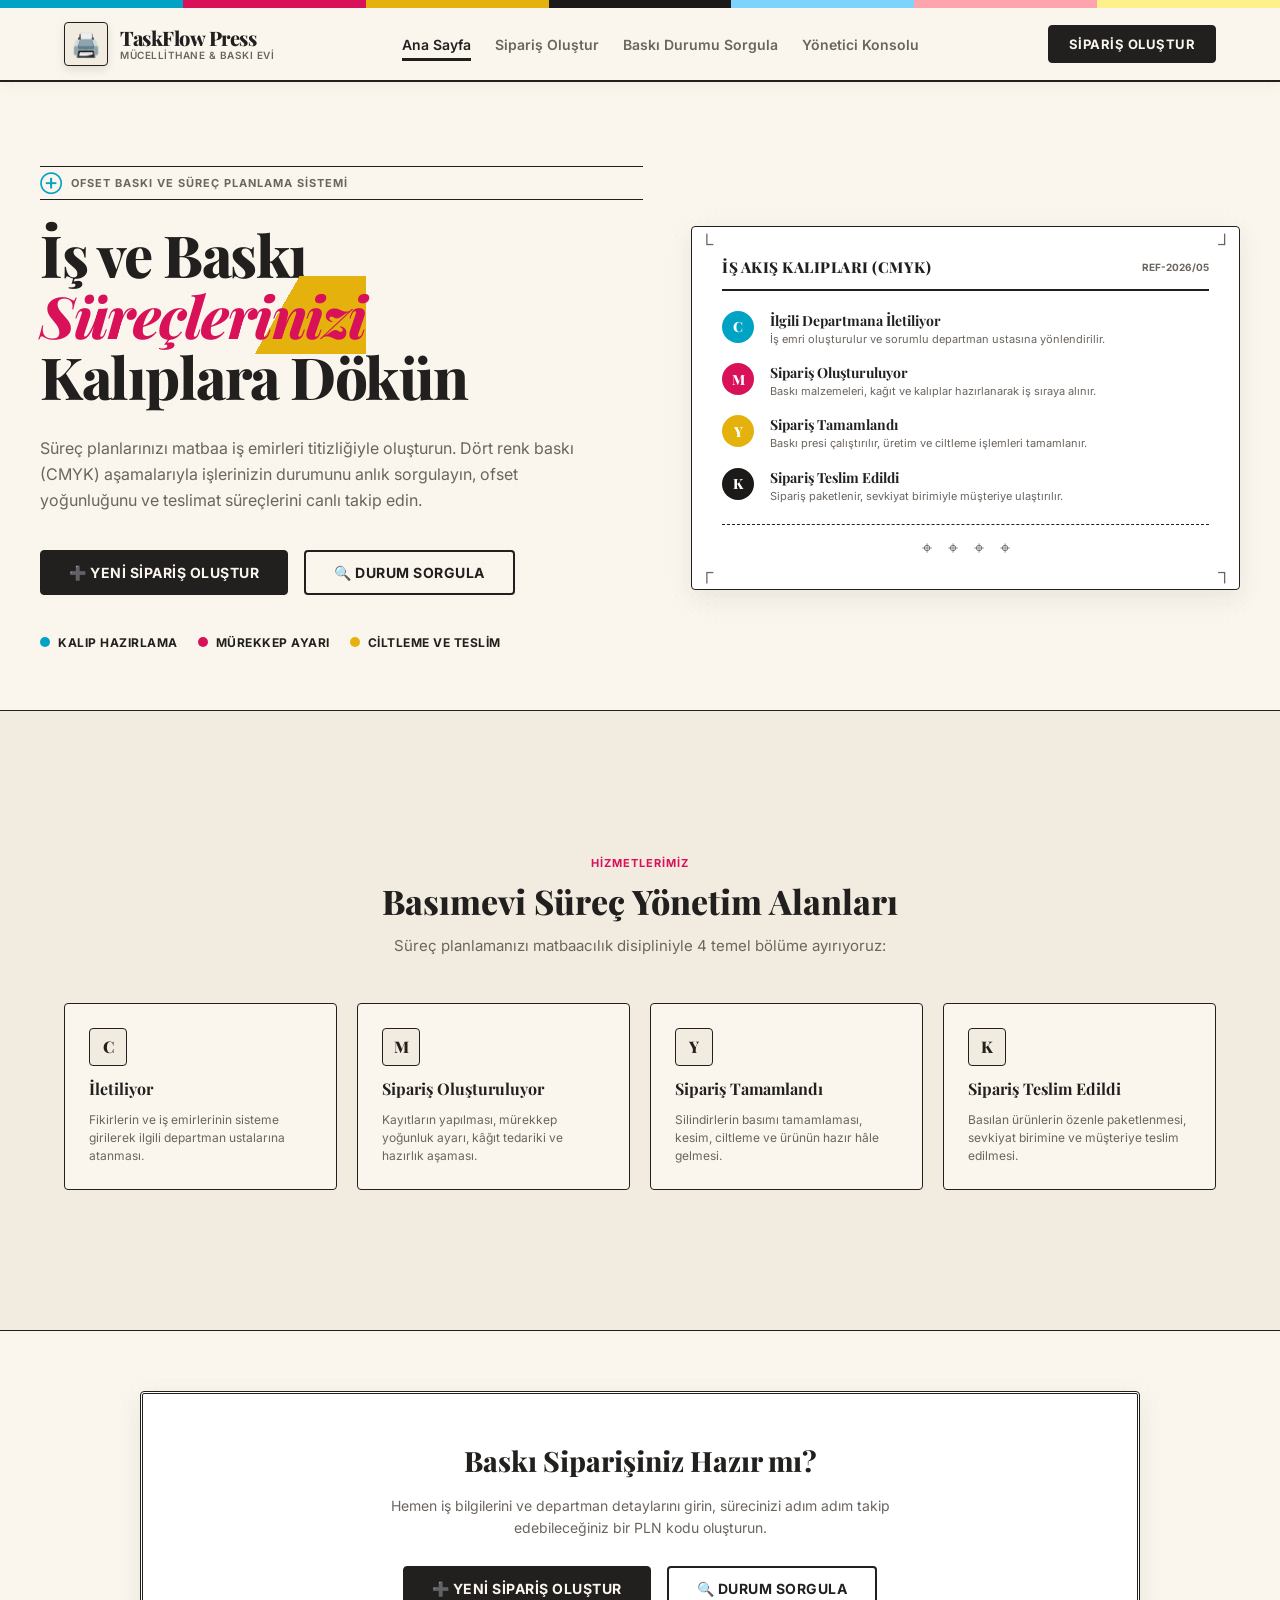
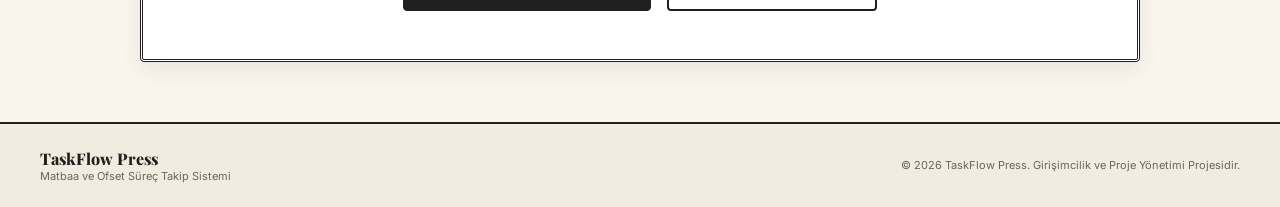
<file: index.html>
<!DOCTYPE html>
<html lang="tr">
<head>
    <meta charset="UTF-8">
    <meta name="viewport" content="width=device-width, initial-scale=1.0">
    <title>TaskFlow Press | Matbaa & Süreç Yönetim Portalı</title>
    <!-- Google Fonts: Playfair Display (Serif) & Inter (Sans-serif) -->
    <link rel="preconnect" href="https://fonts.googleapis.com">
    <link rel="preconnect" href="https://fonts.gstatic.com" crossorigin>
    <link href="https://fonts.googleapis.com/css2?family=Inter:wght@300;400;500;600;700&family=Playfair+Display:ital,wght@0,400;0,600;0,700;0,800;1,400&display=swap" rel="stylesheet">
    <link rel="stylesheet" href="styles.css">
</head>
<body class="press-theme">
    
    <!-- Top CMYK Calibration Color Bar (Traditional Print Mark) -->
    <div class="cmyk-calibration-bar">
        <span class="cmyk-cyan"></span>
        <span class="cmyk-magenta"></span>
        <span class="cmyk-yellow"></span>
        <span class="cmyk-key"></span>
        <span class="cmyk-cyan-light"></span>
        <span class="cmyk-magenta-light"></span>
        <span class="cmyk-yellow-light"></span>
    </div>

    <!-- Navigation Header -->
    <header class="press-navbar">
        <div class="nav-container">
            <a href="index.html" class="nav-brand">
                <div class="brand-logo-stamp">🖨️</div>
                <div class="brand-text-wrapper">
                    <span class="brand-title">TaskFlow Press</span>
                    <span class="brand-subtitle">Mücellithane & Baskı Evi</span>
                </div>
            </a>
            <div class="nav-links">
                <a href="index.html" class="nav-link active">Ana Sayfa</a>
                <a href="plan_ekle.html" class="nav-link">Sipariş Oluştur</a>
                <a href="durum_sorgula.html" class="nav-link">Baskı Durumu Sorgula</a>
                <a href="admin_paneli.html" class="nav-link">Yönetici Konsolu</a>
            </div>
            <div class="nav-cta">
                <a href="plan_ekle.html" class="btn btn-ink">Sipariş Oluştur</a>
            </div>
        </div>
    </header>

    <!-- Main Content Area -->
    <main class="page-main">
        
        <!-- Hero Section -->
        <section class="press-hero">
            <div class="hero-container">
                
                <!-- Hero Left: Editorial style content -->
                <div class="hero-left">
                    <div class="editorial-badge">
                        <span class="align-mark">⊕</span>
                        <span>Ofset Baskı ve Süreç Planlama Sistemi</span>
                    </div>
                    
                    <h1 class="hero-title">
                        İş ve Baskı<br>
                        <span class="ink-magenta">Süreçlerinizi</span><br>
                        Kalıplara Dökün
                    </h1>
                    
                    <p class="hero-subtitle">
                        Süreç planlarınızı matbaa iş emirleri titizliğiyle oluşturun. Dört renk baskı (CMYK) aşamalarıyla işlerinizin durumunu anlık sorgulayın, ofset yoğunluğunu ve teslimat süreçlerini canlı takip edin.
                    </p>
                    
                    <div class="hero-actions">
                        <a href="plan_ekle.html" class="btn btn-ink btn-lg">➕ Yeni Sipariş Oluştur</a>
                        <a href="durum_sorgula.html" class="btn btn-ink-outline btn-lg">🔍 Durum Sorgula</a>
                    </div>
                    
                    <div class="hero-bullets">
                        <span class="bullet-item"><span class="cmyk-dot cyan"></span> Kalıp Hazırlama</span>
                        <span class="bullet-item"><span class="cmyk-dot magenta"></span> Mürekkep Ayarı</span>
                        <span class="bullet-item"><span class="cmyk-dot yellow"></span> Ciltleme ve Teslim</span>
                    </div>
                </div>

                <!-- Hero Right: Editorial Graphic Card representing print steps -->
                <div class="hero-right">
                    <div class="press-plate-card">
                        <div class="card-borders">
                            <span class="corner-mark top-left">└</span>
                            <span class="corner-mark top-right">┘</span>
                            <span class="corner-mark bottom-left">┌</span>
                            <span class="corner-mark bottom-right">┐</span>
                        </div>
                        
                        <div class="plate-header">
                            <h4>İŞ AKIŞ KALIPLARI (CMYK)</h4>
                            <span class="plate-serial">REF-2026/05</span>
                        </div>
                        
                        <div class="plate-details-list">
                            <div class="plate-detail-row">
                                <span class="plate-dot cyan">C</span>
                                <div class="plate-info">
                                    <h5>İlgili Departmana İletiliyor</h5>
                                    <p>İş emri oluşturulur ve sorumlu departman ustasına yönlendirilir.</p>
                                </div>
                            </div>
                            <div class="plate-detail-row">
                                <span class="plate-dot magenta">M</span>
                                <div class="plate-info">
                                    <h5>Sipariş Oluşturuluyor</h5>
                                    <p>Baskı malzemeleri, kağıt ve kalıplar hazırlanarak iş sıraya alınır.</p>
                                </div>
                            </div>
                            <div class="plate-detail-row">
                                <span class="plate-dot yellow">Y</span>
                                <div class="plate-info">
                                    <h5>Sipariş Tamamlandı</h5>
                                    <p>Baskı presi çalıştırılır, üretim ve ciltleme işlemleri tamamlanır.</p>
                                </div>
                            </div>
                            <div class="plate-detail-row">
                                <span class="plate-dot key">K</span>
                                <div class="plate-info">
                                    <h5>Sipariş Teslim Edildi</h5>
                                    <p>Sipariş paketlenir, sevkiyat birimiyle müşteriye ulaştırılır.</p>
                                </div>
                            </div>
                        </div>

                        <!-- Registration Marks decoration -->
                        <div class="registration-marks-row">
                            <span class="reg-mark">⌖</span>
                            <span class="reg-mark">⌖</span>
                            <span class="reg-mark">⌖</span>
                            <span class="reg-mark">⌖</span>
                        </div>
                    </div>
                </div>

            </div>
        </section>

        <!-- Matbaa Services Section -->
        <section class="press-services">
            <div class="section-container">
                <div class="section-header">
                    <span class="section-tag">Hizmetlerimiz</span>
                    <h2>Basımevi Süreç Yönetim Alanları</h2>
                    <p>Süreç planlamanızı matbaacılık disipliniyle 4 temel bölüme ayırıyoruz:</p>
                </div>
                
                <div class="services-grid">
                    <div class="service-card-editorial">
                        <div class="svc-icon-stamp">C</div>
                        <h3>İletiliyor</h3>
                        <p>Fikirlerin ve iş emirlerinin sisteme girilerek ilgili departman ustalarına atanması.</p>
                    </div>
                    <div class="service-card-editorial">
                        <div class="svc-icon-stamp">M</div>
                        <h3>Sipariş Oluşturuluyor</h3>
                        <p>Kayıtların yapılması, mürekkep yoğunluk ayarı, kâğıt tedariki ve hazırlık aşaması.</p>
                    </div>
                    <div class="service-card-editorial">
                        <div class="svc-icon-stamp">Y</div>
                        <h3>Sipariş Tamamlandı</h3>
                        <p>Silindirlerin basımı tamamlaması, kesim, ciltleme ve ürünün hazır hâle gelmesi.</p>
                    </div>
                    <div class="service-card-editorial">
                        <div class="svc-icon-stamp">K</div>
                        <h3>Sipariş Teslim Edildi</h3>
                        <p>Basılan ürünlerin özenle paketlenmesi, sevkiyat birimine ve müşteriye teslim edilmesi.</p>
                    </div>
                </div>
            </div>
        </section>

        <!-- CTA Section -->
        <section class="press-cta">
            <div class="cta-container">
                <div class="cta-inner-sheet">
                    <h2>Baskı Siparişiniz Hazır mı?</h2>
                    <p>Hemen iş bilgilerini ve departman detaylarını girin, sürecinizi adım adım takip edebileceğiniz bir PLN kodu oluşturun.</p>
                    <div class="cta-buttons">
                        <a href="plan_ekle.html" class="btn btn-ink btn-lg">➕ Yeni Sipariş Oluştur</a>
                        <a href="durum_sorgula.html" class="btn btn-ink-outline btn-lg">🔍 Durum Sorgula</a>
                    </div>
                </div>
            </div>
        </section>

    </main>

    <!-- Footer -->
    <footer class="press-footer">
        <div class="footer-container">
            <div class="footer-left">
                <span class="footer-brand-text">TaskFlow Press</span>
                <p>Matbaa ve Ofset Süreç Takip Sistemi</p>
            </div>
            <div class="footer-right">
                <p>© 2026 TaskFlow Press. Girişimcilik ve Proje Yönetimi Projesidir.</p>
            </div>
        </div>
    </footer>

    <!-- Scripts -->
    <script src="app.js"></script>
</body>
</html>
</file>
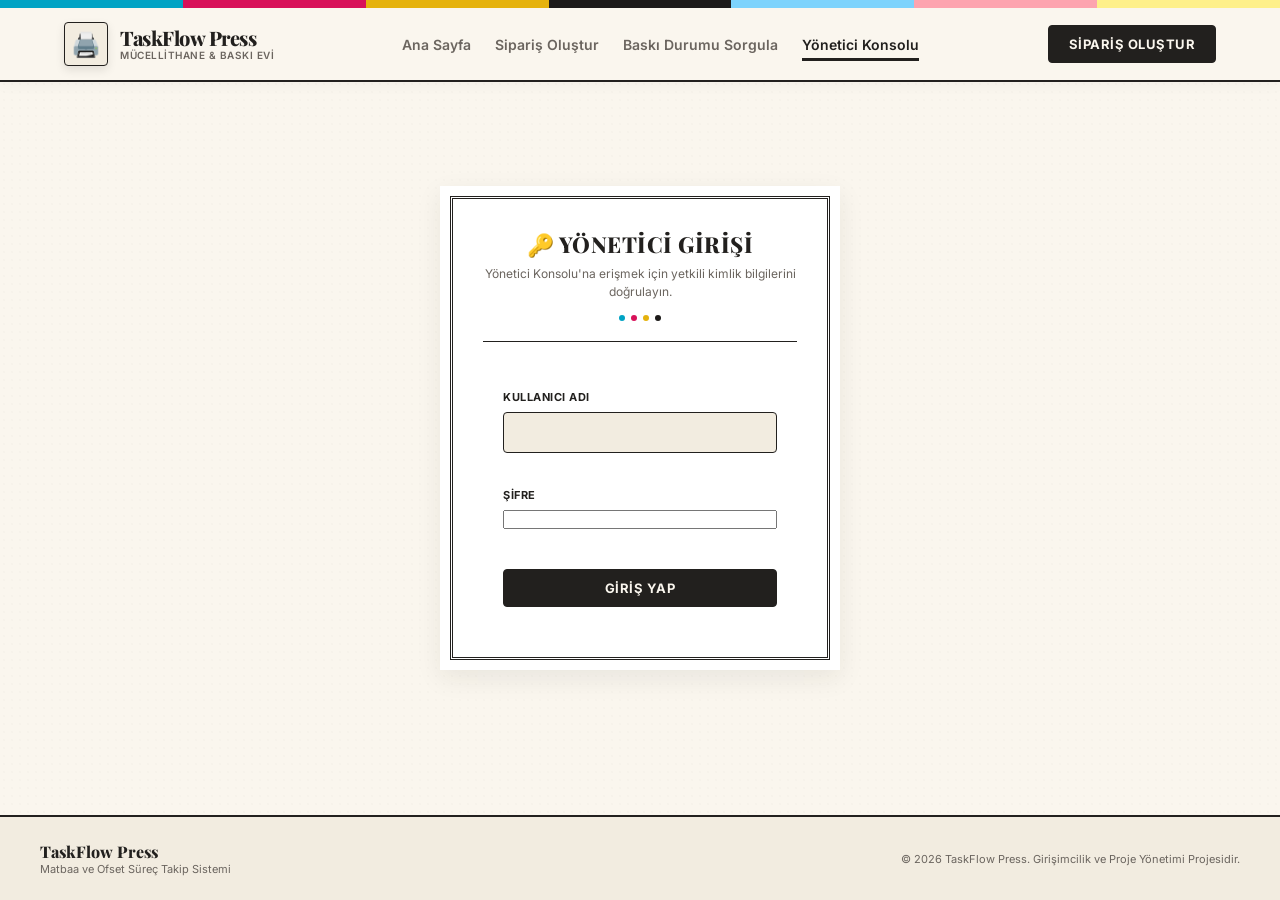
<file: admin_paneli.html>
<!DOCTYPE html>
<html lang="tr">
<head>
    <meta charset="UTF-8">
    <meta name="viewport" content="width=device-width, initial-scale=1.0">
    <title>Yönetici Konsolu | TaskFlow Press</title>
    <!-- Google Fonts: Playfair Display (Serif) & Inter (Sans-serif) -->
    <link rel="preconnect" href="https://fonts.googleapis.com">
    <link rel="preconnect" href="https://fonts.gstatic.com" crossorigin>
    <link href="https://fonts.googleapis.com/css2?family=Inter:wght@300;400;500;600;700&family=Playfair+Display:ital,wght@0,400;0,600;0,700;0,800;1,400&display=swap" rel="stylesheet">
    <link rel="stylesheet" href="styles.css">
</head>
<body class="press-theme">
    
    <!-- Top CMYK Calibration Color Bar -->
    <div class="cmyk-calibration-bar">
        <span class="cmyk-cyan"></span>
        <span class="cmyk-magenta"></span>
        <span class="cmyk-yellow"></span>
        <span class="cmyk-key"></span>
        <span class="cmyk-cyan-light"></span>
        <span class="cmyk-magenta-light"></span>
        <span class="cmyk-yellow-light"></span>
    </div>

    <!-- Navigation Header -->
    <header class="press-navbar">
        <div class="nav-container">
            <a href="index.html" class="nav-brand">
                <div class="brand-logo-stamp">🖨️</div>
                <div class="brand-text-wrapper">
                    <span class="brand-title">TaskFlow Press</span>
                    <span class="brand-subtitle">Mücellithane & Baskı Evi</span>
                </div>
            </a>
            <div class="nav-links">
                <a href="index.html" class="nav-link">Ana Sayfa</a>
                <a href="plan_ekle.html" class="nav-link">Sipariş Oluştur</a>
                <a href="durum_sorgula.html" class="nav-link">Baskı Durumu Sorgula</a>
                <a href="admin_paneli.html" class="nav-link active">Yönetici Konsolu</a>
            </div>
            <div class="nav-cta">
                <a href="plan_ekle.html" class="btn btn-ink">Sipariş Oluştur</a>
            </div>
        </div>
    </header>

    <!-- Main Content Area -->
    <main class="page-main">
        <section class="section-container">
            
            <!-- Login Gate -->
            <div id="admin-login-gate" class="press-form-container" style="max-width: 400px; margin: 40px auto;">
                <div class="form-border-double">
                    <div class="form-header-stamped">
                        <h2>🔑 YÖNETİCİ GİRİŞİ</h2>
                        <p>Yönetici Konsolu'na erişmek için yetkili kimlik bilgilerini doğrulayın.</p>
                        <div class="cmyk-dots-strip">
                            <span class="cmyk-dot-micro cyan"></span>
                            <span class="cmyk-dot-micro magenta"></span>
                            <span class="cmyk-dot-micro yellow"></span>
                            <span class="cmyk-dot-micro key"></span>
                        </div>
                    </div>
                    
                    <form id="admin-login-form" class="press-paper-form" onsubmit="handleAdminLogin(event)" style="padding: 20px;">
                        <div class="form-group">
                            <label for="login-username">Kullanıcı Adı</label>
                            <input type="text" id="login-username" required style="width: 100%;">
                        </div>
                        <div class="form-group" style="margin-top: 15px;">
                            <label for="login-password">Şifre</label>
                            <input type="password" id="login-password" required style="width: 100%;">
                        </div>
                        <div id="login-error-msg" style="color: var(--color-cmyk-m); font-weight: bold; margin-top: 15px; font-size: 13px; text-align: center;" class="hidden">
                            ⚠️ Hatalı kullanıcı adı veya şifre!
                        </div>
                        <button type="submit" class="btn btn-ink btn-full" style="margin-top: 20px; width: 100%;">Giriş Yap</button>
                    </form>
                </div>
            </div>

            <div id="admin-dashboard-content" class="press-admin-wrapper hidden">
                
                <div class="admin-header-row-press">
                    <div class="header-titles">
                        <h2>🛠️ Baskı Aşamaları Yönetim Konsolu</h2>
                        <p>Matbaadaki aktif siparişlerin kalıp durumlarını (CMYK) güncelleyin veya yeni sipariş oluşturun.</p>
                    </div>
                    <div class="header-action" style="display: flex; gap: 10px;">
                        <a href="plan_ekle.html" class="btn btn-ink">➕ Yeni Sipariş Oluştur</a>
                        <button class="btn btn-ink-outline" onclick="handleAdminLogout()">🚪 Çıkış Yap</button>
                    </div>
                </div>

                <!-- Ledger Metrics Row (Kagit Destesi Gorunumlu Metrik Kartlari) -->
                <div class="press-metrics-row">
                    <div class="ledger-metric-card">
                        <span class="metric-lbl">Toplam Sipariş</span>
                        <span class="metric-num" id="total-plans-count">0</span>
                    </div>
                    <div class="ledger-metric-card border-c">
                        <span class="metric-lbl">Departmana İletiliyor (Cyan)</span>
                        <span class="metric-num text-cyan" id="todo-plans-count">0</span>
                    </div>
                    <div class="ledger-metric-card border-m">
                        <span class="metric-lbl">Sipariş Oluşturuluyor (Magenta)</span>
                        <span class="metric-num text-magenta" id="progress-plans-count">0</span>
                    </div>
                    <div class="ledger-metric-card border-y">
                        <span class="metric-lbl">Sipariş Tamamlandı (Yellow)</span>
                        <span class="metric-num text-yellow" id="deploy-plans-count">0</span>
                    </div>
                    <div class="ledger-metric-card border-k">
                        <span class="metric-lbl">Sipariş Teslim Edildi (Key)</span>
                        <span class="metric-num text-key" id="done-plans-count">0</span>
                    </div>
                </div>

                <!-- Active Jobs Table Sheet (Is Emri Kayit Defteri) -->
                <div class="press-table-card-container">
                    <div class="card-border-double">
                        <div class="table-card-header">
                            <h3>📖 Sipariş Defteri</h3>
                            <p>Sorumlu ustayı ve iş durumunu güncelleyerek durum sorgulama ekranına anında yansımasını sağlayın.</p>
                        </div>
                        
                        <div class="press-table-wrapper">
                            <table class="plans-management-table press-table">
                                <thead>
                                    <tr>
                                        <th>Sipariş Kodu</th>
                                        <th>Sipariş Adı</th>
                                        <th>Sorumlu Usta</th>
                                        <th>Baskı Departmanı</th>
                                        <th>Kalıp Durumu (CMYK)</th>
                                        <th style="text-align: right;">Eylemler</th>
                                    </tr>
                                </thead>
                                <tbody id="plans-table-body">
                                    <!-- Dynamic rows generated by app.js -->
                                </tbody>
                            </table>
                        </div>
                    </div>
                </div>

                <!-- Responsible Persons Management Section (Usta Kayıt Defteri) -->
                <div class="press-grid-two-cols" style="display: grid; grid-template-columns: repeat(auto-fit, minmax(300px, 1fr)); gap: 30px; margin-top: 30px;">
                    
                    <!-- Left: Add New Responsible -->
                    <div class="press-table-card-container">
                        <div class="card-border-double" style="height: 100%;">
                            <div class="table-card-header">
                                <h3>👤 Yeni Baskı Ustası Ekle</h3>
                                <p>Sisteme yeni bir usta tanımlayın. Tanımlanan usta, iş emri formunda ilgili departmanda seçilebilir olacaktır.</p>
                            </div>
                            
                            <form id="add-responsible-form" class="press-paper-form" onsubmit="handleAddResponsible(event)" style="padding: 20px;">
                                <div class="form-group">
                                    <label for="new-responsible-name">Usta Adı Soyadı</label>
                                    <input type="text" id="new-responsible-name" placeholder="Örn: Ahmet Yılmaz" required style="width: 100%;">
                                </div>
                                <div class="form-group" style="margin-top: 15px;">
                                    <label for="new-responsible-dept">İlgilendiği Baskı Departmanı</label>
                                    <select id="new-responsible-dept" required style="width: 100%;">
                                        <option value="Ofset Baskı" selected>Ofset Baskı</option>
                                        <option value="Dijital Baskı">Dijital Baskı</option>
                                        <option value="Serigrafi (Elek) Baskı">Serigrafi (Elek) Baskı</option>
                                        <option value="Flekso Baskı">Flekso Baskı</option>
                                        <option value="Tifdruk (Çukur) Baskı">Tifdruk (Çukur) Baskı</option>
                                    </select>
                                </div>
                                <button type="submit" class="btn btn-ink btn-full" style="margin-top: 20px; width: 100%;">👤 Ustayı Kaydet ve Yetkilendir</button>
                            </form>
                        </div>
                    </div>

                    <!-- Right: List of Responsibles -->
                    <div class="press-table-card-container">
                        <div class="card-border-double" style="height: 100%;">
                            <div class="table-card-header">
                                <h3>📖 Kayıtlı Ustalar Defteri</h3>
                                <p>Sistemde yetkilendirilmiş matbaa ustalarını görün ve yönetin.</p>
                            </div>
                            
                            <div class="press-table-wrapper" style="max-height: 250px; overflow-y: auto; padding: 10px;">
                                <table class="press-table">
                                    <thead>
                                        <tr>
                                            <th>Usta Adı</th>
                                            <th>Departman</th>
                                            <th style="text-align: right;">İşlem</th>
                                        </tr>
                                    </thead>
                                    <tbody id="responsibles-table-body">
                                        <!-- Dynamic rows generated by app.js -->
                                    </tbody>
                                </table>
                            </div>
                        </div>
                    </div>

                </div>

            </div>

        </section>
    </main>

    <!-- Footer -->
    <footer class="press-footer">
        <div class="footer-container">
            <div class="footer-left">
                <span class="footer-brand-text">TaskFlow Press</span>
                <p>Matbaa ve Ofset Süreç Takip Sistemi</p>
            </div>
            <div class="footer-right">
                <p>© 2026 TaskFlow Press. Girişimcilik ve Proje Yönetimi Projesidir.</p>
            </div>
        </div>
    </footer>

    <!-- Scripts -->
    <script src="app.js"></script>
</body>
</html>
</file>
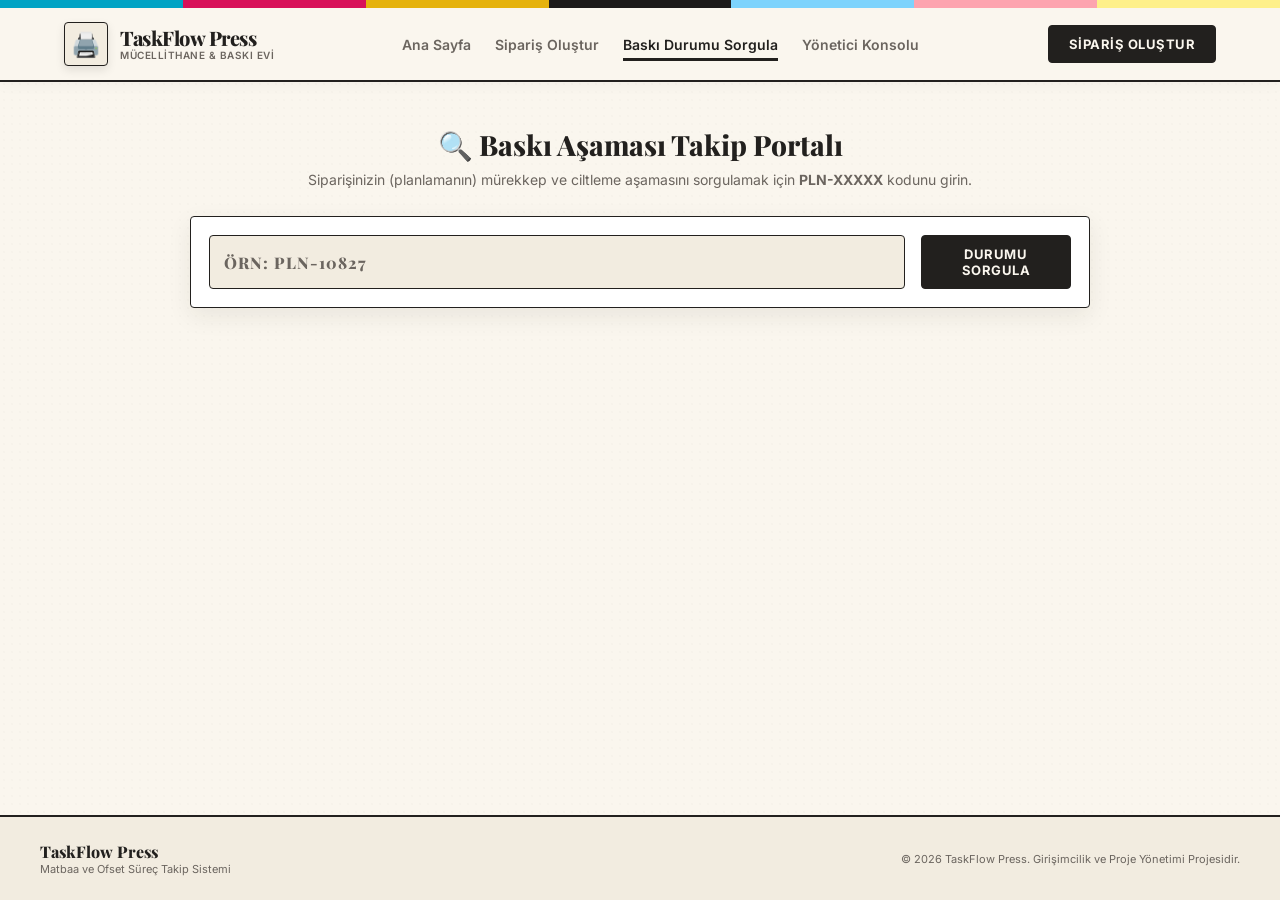
<file: durum_sorgula.html>
<!DOCTYPE html>
<html lang="tr">
<head>
    <meta charset="UTF-8">
    <meta name="viewport" content="width=device-width, initial-scale=1.0">
    <title>Baskı Durumu Sorgula | TaskFlow Press</title>
    <!-- Google Fonts: Playfair Display (Serif) & Inter (Sans-serif) -->
    <link rel="preconnect" href="https://fonts.googleapis.com">
    <link rel="preconnect" href="https://fonts.gstatic.com" crossorigin>
    <link href="https://fonts.googleapis.com/css2?family=Inter:wght@300;400;500;600;700&family=Playfair+Display:ital,wght@0,400;0,600;0,700;0,800;1,400&display=swap" rel="stylesheet">
    <link rel="stylesheet" href="styles.css">
</head>
<body class="press-theme">
    
    <!-- Top CMYK Calibration Color Bar -->
    <div class="cmyk-calibration-bar">
        <span class="cmyk-cyan"></span>
        <span class="cmyk-magenta"></span>
        <span class="cmyk-yellow"></span>
        <span class="cmyk-key"></span>
        <span class="cmyk-cyan-light"></span>
        <span class="cmyk-magenta-light"></span>
        <span class="cmyk-yellow-light"></span>
    </div>

    <!-- Navigation Header -->
    <header class="press-navbar">
        <div class="nav-container">
            <a href="index.html" class="nav-brand">
                <div class="brand-logo-stamp">🖨️</div>
                <div class="brand-text-wrapper">
                    <span class="brand-title">TaskFlow Press</span>
                    <span class="brand-subtitle">Mücellithane & Baskı Evi</span>
                </div>
            </a>
            <div class="nav-links">
                <a href="index.html" class="nav-link">Ana Sayfa</a>
                <a href="plan_ekle.html" class="nav-link">Sipariş Oluştur</a>
                <a href="durum_sorgula.html" class="nav-link active">Baskı Durumu Sorgula</a>
                <a href="admin_paneli.html" class="nav-link">Yönetici Konsolu</a>
            </div>
            <div class="nav-cta">
                <a href="plan_ekle.html" class="btn btn-ink">Sipariş Oluştur</a>
            </div>
        </div>
    </header>

    <!-- Main Content Area -->
    <main class="page-main">
        <section class="section-container card-focused-layout">
            
            <div class="press-tracking-wrapper">
                
                <div class="search-header-press">
                    <h2>🔍 Baskı Aşaması Takip Portalı</h2>
                    <p>Siparişinizin (planlamanın) mürekkep ve ciltleme aşamasını sorgulamak için <b>PLN-XXXXX</b> kodunu girin.</p>
                </div>
                
                <!-- Query Box -->
                <div class="press-search-panel">
                    <div class="search-form-row">
                        <input type="text" id="tracking-code-input" placeholder="ÖRN: PLN-10827" maxlength="9">
                        <button class="btn btn-ink" onclick="queryPlanStatus()">Durumu Sorgula</button>
                    </div>
                </div>

                <!-- Error feedback (Hidden initially) -->
                <div id="query-error-box" class="query-feedback-box error-box hidden">
                    <span class="fb-icon">⚠️</span>
                    <span id="query-error-text">İlgili baskı kodu bulunamadı. Lütfen numarayı kontrol edin.</span>
                </div>

                <!-- Results Grid (İrsaliye Makbuzu ve CMYK Zaman Tüneli) -->
                <div id="query-results-box" class="query-results-press hidden">
                    
                    <!-- Left Column: Printed Invoice Style details -->
                    <div class="invoice-details-sheet">
                        <div class="invoice-decor-top"></div>
                        <div class="invoice-inner">
                            <div class="invoice-header">
                                <span class="inv-badge">SEVK İRSALİYESİ</span>
                                <h3 id="res-plan-code">PLN-10827</h3>
                                <div class="inv-dotted-line"></div>
                            </div>
                            
                            <div class="inv-info-block">
                                <div class="inv-row">
                                    <span class="inv-lbl">SİPARİŞ BAŞLIĞI:</span>
                                    <span class="inv-val" id="res-plan-title">Bulut Altyapı Göçü Planı</span>
                                </div>
                                <div class="inv-row">
                                    <span class="inv-lbl">DEPARTMAN / BİRİM:</span>
                                    <span class="inv-val" id="res-plan-department">Dizgi & Tasarım</span>
                                </div>
                                <div class="inv-row">
                                    <span class="inv-lbl">SORUMLU USTA:</span>
                                    <span class="inv-val" id="res-plan-responsible">Kaan Aydın (Veri Analisti)</span>
                                </div>
                            </div>
                            
                            <div class="inv-dotted-line"></div>
                            
                            <div class="inv-desc-block">
                                <span class="inv-lbl">İŞ DETAYLARI / TALİMATLAR:</span>
                                <p id="res-plan-description">Yerel sunuculardaki veritabanı ve servislerin AWS Cloud ortamına taşınması ve yedekleme yapılandırması.</p>
                            </div>
                            
                            <!-- Calibration check box visual -->
                            <div class="inv-calibration-cross">
                                <span>⊕ TARGET OK</span>
                                <span class="stamp-received">İŞLENDİ</span>
                            </div>
                        </div>
                    </div>

                    <!-- Right Column: CMYK Cylinder Timeline -->
                    <div class="cmyk-cylinder-timeline-card">
                        <h4>Merdane & Renk Kalıbı İlerleme Durumu</h4>
                        
                        <div class="cmyk-vertical-stepper" id="tracking-timeline">
                            
                            <!-- Step 1: C (Cyan) -->
                            <div class="cmyk-step-node" id="step-node-1">
                                <div class="cmyk-indicator">
                                    <div class="cmyk-circle color-cyan">C</div>
                                    <div class="cmyk-line line-cyan"></div>
                                </div>
                                <div class="cmyk-info">
                                    <div class="cmyk-meta">
                                        <h5>İlgili Departmana İletiliyor (Cyan)</h5>
                                        <span class="cmyk-status-badge badge-c" id="step-badge-1">Beklemede</span>
                                    </div>
                                    <p>İş emri oluşturuldu ve sorumlu departman ustasına yönlendirildi.</p>
                                </div>
                            </div>

                            <!-- Step 2: M (Magenta) -->
                            <div class="cmyk-step-node" id="step-node-2">
                                <div class="cmyk-indicator">
                                    <div class="cmyk-circle color-magenta">M</div>
                                    <div class="cmyk-line line-magenta"></div>
                                </div>
                                <div class="cmyk-info">
                                    <div class="cmyk-meta">
                                        <h5>Sipariş Oluşturuluyor (Magenta)</h5>
                                        <span class="cmyk-status-badge badge-m" id="step-badge-2">Beklemede</span>
                                    </div>
                                    <p>Baskı malzemeleri, kağıt ve kalıplar hazırlanıyor, iş sıraya alınıyor.</p>
                                </div>
                            </div>

                            <!-- Step 3: Y (Yellow) -->
                            <div class="cmyk-step-node" id="step-node-3">
                                <div class="cmyk-indicator">
                                    <div class="cmyk-circle color-yellow">Y</div>
                                    <div class="cmyk-line line-yellow"></div>
                                </div>
                                <div class="cmyk-info">
                                    <div class="cmyk-meta">
                                        <h5>Sipariş Tamamlandı (Yellow)</h5>
                                        <span class="cmyk-status-badge badge-y" id="step-badge-3">Beklemede</span>
                                    </div>
                                    <p>Baskı presi çalıştırıldı, üretim ve ciltleme işlemleri tamamlandı.</p>
                                </div>
                            </div>

                            <!-- Step 4: K (Key / Black Ink) -->
                            <div class="cmyk-step-node" id="step-node-4">
                                <div class="cmyk-indicator">
                                    <div class="cmyk-circle color-key">K</div>
                                </div>
                                <div class="cmyk-info">
                                    <div class="cmyk-meta">
                                        <h5>Sipariş Teslim Edildi (Key)</h5>
                                        <span class="cmyk-status-badge badge-k" id="step-badge-4">Beklemede</span>
                                    </div>
                                    <p>Sipariş paketlendi, sevkiyat birimine aktarıldı ve müşteriye teslim edildi.</p>
                                </div>
                            </div>

                        </div>
                    </div>

                </div>

            </div>
        </section>
    </main>

    <!-- Footer -->
    <footer class="press-footer">
        <div class="footer-container">
            <div class="footer-left">
                <span class="footer-brand-text">TaskFlow Press</span>
                <p>Matbaa ve Ofset Süreç Takip Sistemi</p>
            </div>
            <div class="footer-right">
                <p>© 2026 TaskFlow Press. Girişimcilik ve Proje Yönetimi Projesidir.</p>
            </div>
        </div>
    </footer>

    <!-- Scripts -->
    <script src="app.js"></script>
</body>
</html>
</file>
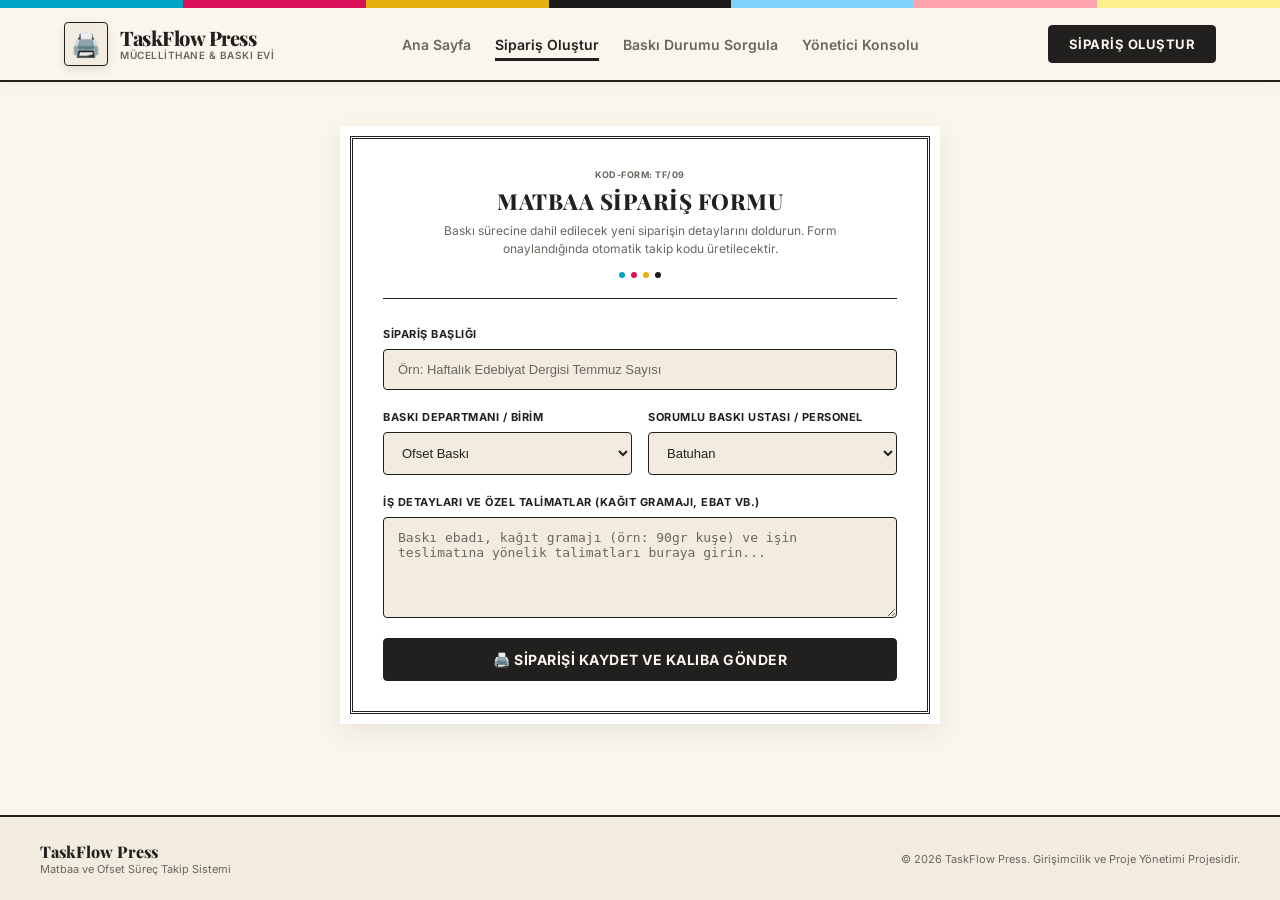
<file: plan_ekle.html>
<!DOCTYPE html>
<html lang="tr">
<head>
    <meta charset="UTF-8">
    <meta name="viewport" content="width=device-width, initial-scale=1.0">
    <title>Sipariş Oluştur | TaskFlow Press</title>
    <!-- Google Fonts: Playfair Display (Serif) & Inter (Sans-serif) -->
    <link rel="preconnect" href="https://fonts.googleapis.com">
    <link rel="preconnect" href="https://fonts.gstatic.com" crossorigin>
    <link href="https://fonts.googleapis.com/css2?family=Inter:wght@300;400;500;600;700&family=Playfair+Display:ital,wght@0,400;0,600;0,700;0,800;1,400&display=swap" rel="stylesheet">
    <link rel="stylesheet" href="styles.css">
</head>
<body class="press-theme">
    
    <!-- Top CMYK Calibration Color Bar -->
    <div class="cmyk-calibration-bar">
        <span class="cmyk-cyan"></span>
        <span class="cmyk-magenta"></span>
        <span class="cmyk-yellow"></span>
        <span class="cmyk-key"></span>
        <span class="cmyk-cyan-light"></span>
        <span class="cmyk-magenta-light"></span>
        <span class="cmyk-yellow-light"></span>
    </div>

    <!-- Navigation Header -->
    <header class="press-navbar">
        <div class="nav-container">
            <a href="index.html" class="nav-brand">
                <div class="brand-logo-stamp">🖨️</div>
                <div class="brand-text-wrapper">
                    <span class="brand-title">TaskFlow Press</span>
                    <span class="brand-subtitle">Mücellithane & Baskı Evi</span>
                </div>
            </a>
            <div class="nav-links">
                <a href="index.html" class="nav-link">Ana Sayfa</a>
                <a href="plan_ekle.html" class="nav-link active">Sipariş Oluştur</a>
                <a href="durum_sorgula.html" class="nav-link">Baskı Durumu Sorgula</a>
                <a href="admin_paneli.html" class="nav-link">Yönetici Konsolu</a>
            </div>
            <div class="nav-cta">
                <a href="plan_ekle.html" class="btn btn-ink">Sipariş Oluştur</a>
            </div>
        </div>
    </header>

    <!-- Main Content Area -->
    <main class="page-main">
        <section class="section-container card-focused-layout">
            
            <!-- Work Order Form (Matbaa İs Emri Görünümü) -->
            <div class="press-form-container">
                <div class="form-border-double">
                    
                    <div class="form-header-stamped">
                        <span class="form-serial">KOD-FORM: TF/09</span>
                        <h2>MATBAA SİPARİŞ FORMU</h2>
                        <p>Baskı sürecine dahil edilecek yeni siparişin detaylarını doldurun. Form onaylandığında otomatik takip kodu üretilecektir.</p>
                        <div class="cmyk-dots-strip">
                            <span class="cmyk-dot-micro cyan"></span>
                            <span class="cmyk-dot-micro magenta"></span>
                            <span class="cmyk-dot-micro yellow"></span>
                            <span class="cmyk-dot-micro key"></span>
                        </div>
                    </div>
                    
                    <!-- Form structure -->
                    <form id="create-plan-form" class="press-paper-form" onsubmit="handleCreatePlan(event)">
                        <div class="form-group">
                            <label for="plan-title">Sipariş Başlığı</label>
                            <input type="text" id="plan-title" placeholder="Örn: Haftalık Edebiyat Dergisi Temmuz Sayısı" required>
                        </div>
                        
                        <div class="form-row">
                            <div class="form-group">
                                <label for="plan-department">Baskı Departmanı / Birim</label>
                                <select id="plan-department" required>
                                    <option value="Ofset Baskı" selected>Ofset Baskı</option>
                                    <option value="Dijital Baskı">Dijital Baskı</option>
                                    <option value="Serigrafi (Elek) Baskı">Serigrafi (Elek) Baskı</option>
                                    <option value="Flekso Baskı">Flekso Baskı</option>
                                    <option value="Tifdruk (Çukur) Baskı">Tifdruk (Çukur) Baskı</option>
                                </select>
                            </div>
                            <div class="form-group">
                                <label for="plan-responsible">Sorumlu Baskı Ustası / Personel</label>
                                <select id="plan-responsible" required>
                                    <option value="Batuhan" selected>Batuhan</option>
                                    <option value="Halil">Halil</option>
                                    <option value="Ozan Yusuf">Ozan Yusuf</option>
                                    <option value="Sevenç">Sevenç</option>
                                    <option value="Mehmet">Mehmet</option>
                                </select>
                            </div>
                        </div>
                        
                        <div class="form-group">
                            <label for="plan-description">İş Detayları ve Özel Talimatlar (Kağıt Gramajı, Ebat vb.)</label>
                            <textarea id="plan-description" rows="5" placeholder="Baskı ebadı, kağıt gramajı (örn: 90gr kuşe) ve işin teslimatına yönelik talimatları buraya girin..." required></textarea>
                        </div>
                        
                        <button type="submit" class="btn btn-ink btn-full btn-lg">🖨️ Siparişi Kaydet ve Kalıba Gönder</button>
                    </form>

                    <!-- Success Container (Damgalı Kagit Gorunumu) -->
                    <div id="plan-success-box" class="press-success-box hidden">
                        <div class="stamp-approved">ONAYLANDI</div>
                        
                        <h3>Baskı Siparişi Kaydedildi!</h3>
                        <p>Siparişiniz başarıyla sisteme işlenmiş ve kalıp hazırlığı başlatılmıştır. Aşağıdaki takip kodunu kullanarak baskı aşamalarını sorgulayabilirsiniz.</p>
                        
                        <div class="ink-code-box">
                            <span class="ink-code-label">SİPARİŞ TAKİP NUMARASI (PLN)</span>
                            <div class="ink-code-row">
                                <span class="ink-code-val" id="generated-plan-code">PLN-12345</span>
                                <button class="btn btn-ink-outline" onclick="copyPlanCode()">Kodu Kopyala 📋</button>
                            </div>
                        </div>
                        
                        <div class="success-actions-row">
                            <a href="durum_sorgula.html" class="btn btn-ink" id="go-to-track-btn">🔍 Baskı Durumu Sorgula</a>
                            <button class="btn btn-ink-outline" onclick="resetFormView()">Yeni Sipariş</button>
                        </div>
                    </div>

                </div>
            </div>

        </section>
    </main>

    <!-- Footer -->
    <footer class="press-footer">
        <div class="footer-container">
            <div class="footer-left">
                <span class="footer-brand-text">TaskFlow Press</span>
                <p>Matbaa ve Ofset Süreç Takip Sistemi</p>
            </div>
            <div class="footer-right">
                <p>© 2026 TaskFlow Press. Girişimcilik ve Proje Yönetimi Projesidir.</p>
            </div>
        </div>
    </footer>

    <!-- Scripts -->
    <script src="app.js"></script>
</body>
</html>
</file>
<file: styles.css>
/* styles.css - TaskFlow Press "Premium Matbaa" Editorial Design */

/* Theme Variables (CMYK & Fine Paper) */
:root {
    --font-primary: 'Inter', sans-serif;
    --font-display: 'Playfair Display', Georgia, serif;
    
    --color-paper: #FAF6EE;         /* Premium Ivory/Off-white Paper stock */
    --color-paper-dark: #F2ECE0;    /* Darker shading for inputs/headers */
    --color-paper-card: #FFFFFF;    /* Pure white paper cards */
    --color-ink: #22201E;           /* Carbon Black Ink */
    --color-ink-muted: #6B655F;     /* Faded Ink */
    
    /* CMYK Pure Print Pigments */
    --color-cmyk-c: #00A3C4;        /* Cyan */
    --color-cmyk-c-bg: rgba(0, 163, 196, 0.1);
    --color-cmyk-m: #D81159;        /* Magenta */
    --color-cmyk-m-bg: rgba(216, 17, 89, 0.1);
    --color-cmyk-y: #E5B20D;        /* Yellow */
    --color-cmyk-y-bg: rgba(229, 178, 13, 0.12);
    --color-cmyk-k: #1C1A19;        /* Key (Carbon Black) */
    --color-cmyk-k-bg: rgba(28, 26, 25, 0.08);
    
    --color-success: #1E7E34;
    --color-success-bg: rgba(30, 126, 52, 0.08);
    
    --border-thickness: 1px;
    --border-radius-sm: 4px;        /* Traditional print has sharper edges */
    --border-radius-md: 8px;
    --border-radius-lg: 12px;
    
    --shadow-paper: 0 8px 24px rgba(34, 32, 30, 0.08);
    --shadow-stamp: 0 4px 10px rgba(0, 0, 0, 0.1);
    
    --transition-smooth: all 0.3s cubic-bezier(0.25, 0.8, 0.25, 1);
}

/* Base resets and page defaults */
* {
    margin: 0;
    padding: 0;
    box-sizing: border-box;
}

html {
    scroll-behavior: smooth;
}

body.press-theme {
    background-color: var(--color-paper);
    color: var(--color-ink);
    font-family: var(--font-primary);
    overflow-x: hidden;
    min-height: 100vh;
    display: flex;
    flex-direction: column;
    
    /* Subtle paper grain background overlay effect */
    background-image: radial-gradient(rgba(34, 32, 30, 0.015) 1px, transparent 0);
    background-size: 8px 8px;
}

/* Top CMYK Calibration bar styling */
.cmyk-calibration-bar {
    width: 100%;
    height: 8px;
    display: flex;
    position: fixed;
    top: 0;
    left: 0;
    z-index: 110;
}

.cmyk-calibration-bar span {
    flex: 1;
    height: 100%;
}

.cmyk-cyan { background-color: var(--color-cmyk-c); }
.cmyk-magenta { background-color: var(--color-cmyk-m); }
.cmyk-yellow { background-color: var(--color-cmyk-y); }
.cmyk-key { background-color: var(--color-cmyk-k); }
.cmyk-cyan-light { background-color: #7dd3fc; }
.cmyk-magenta-light { background-color: #fda4af; }
.cmyk-yellow-light { background-color: #fef08a; }

/* Navbar design */
.press-navbar {
    width: 100%;
    background: var(--color-paper);
    border-bottom: 2px solid var(--color-ink);
    position: fixed;
    top: 8px;
    left: 0;
    z-index: 100;
    box-shadow: 0 2px 15px rgba(34, 32, 30, 0.04);
}

.nav-container {
    max-width: 1200px;
    margin: 0 auto;
    padding: 14px 24px;
    display: flex;
    justify-content: space-between;
    align-items: center;
}

.nav-brand {
    display: flex;
    align-items: center;
    gap: 12px;
    text-decoration: none;
    color: var(--color-ink);
}

.brand-logo-stamp {
    font-size: 24px;
    background: var(--color-paper-dark);
    border: 1px solid var(--color-ink);
    width: 44px;
    height: 44px;
    border-radius: var(--border-radius-sm);
    display: flex;
    align-items: center;
    justify-content: center;
    box-shadow: var(--shadow-stamp);
}

.brand-text-wrapper {
    display: flex;
    flex-direction: column;
}

.brand-title {
    font-family: var(--font-display);
    font-weight: 800;
    font-size: 20px;
    letter-spacing: -0.5px;
    line-height: 1.1;
}

.brand-subtitle {
    font-size: 10px;
    color: var(--color-ink-muted);
    font-weight: 600;
    text-transform: uppercase;
    letter-spacing: 0.5px;
}

.nav-links {
    display: flex;
    gap: 24px;
}

.nav-link {
    color: var(--color-ink-muted);
    text-decoration: none;
    font-size: 14px;
    font-weight: 600;
    transition: var(--transition-smooth);
    padding: 6px 0;
    position: relative;
}

.nav-link:hover {
    color: var(--color-ink);
}

.nav-link::after {
    content: '';
    position: absolute;
    bottom: -2px;
    left: 0;
    width: 0;
    height: 3px;
    background-color: var(--color-ink);
    transition: var(--transition-smooth);
}

.nav-link:hover::after, .nav-link.active::after {
    width: 100%;
}

.nav-link.active {
    color: var(--color-ink);
}

/* Button UI */
.btn {
    border: 1px solid var(--color-ink);
    border-radius: var(--border-radius-sm);
    padding: 10px 20px;
    font-size: 13px;
    font-weight: 700;
    cursor: pointer;
    transition: var(--transition-smooth);
    display: inline-flex;
    align-items: center;
    justify-content: center;
    gap: 8px;
    outline: none;
    font-family: var(--font-primary);
    text-transform: uppercase;
    letter-spacing: 0.5px;
    text-decoration: none;
}

.btn-full {
    width: 100%;
}

.btn-lg {
    padding: 12px 28px;
    font-size: 14px;
}

.btn-ink {
    background-color: var(--color-ink);
    color: var(--color-paper);
}

.btn-ink:hover {
    background-color: #3d3b38;
    transform: translateY(-1px);
}

.btn-ink-outline {
    background-color: transparent;
    color: var(--color-ink);
    border: 2px solid var(--color-ink);
}

.btn-ink-outline:hover {
    background-color: rgba(34, 30, 28, 0.05);
}

/* Page content margins */
.page-main {
    flex-grow: 1;
    margin-top: 86px;
    width: 100%;
}

.section-container {
    max-width: 1200px;
    margin: 0 auto;
    padding: 60px 24px;
}

/* Hero Section */
.press-hero {
    padding: 80px 24px 60px 24px;
}

.hero-container {
    max-width: 1200px;
    margin: 0 auto;
    display: grid;
    grid-template-columns: 1.1fr 1fr;
    gap: 48px;
    align-items: center;
}

.editorial-badge {
    border-top: 1px solid var(--color-ink);
    border-bottom: 1px solid var(--color-ink);
    padding: 6px 0;
    font-size: 11px;
    font-weight: 700;
    color: var(--color-ink-muted);
    display: flex;
    align-items: center;
    gap: 8px;
    margin-bottom: 24px;
    text-transform: uppercase;
    letter-spacing: 1px;
}

.align-mark {
    font-size: 16px;
    color: var(--color-cmyk-c);
}

.hero-title {
    font-family: var(--font-display);
    font-size: 58px;
    font-weight: 800;
    line-height: 1.05;
    letter-spacing: -1.5px;
    color: var(--color-ink);
    margin-bottom: 28px;
}

.ink-magenta {
    color: var(--color-cmyk-m);
    font-style: italic;
    background: linear-gradient(120deg, transparent 70%, var(--color-cmyk-y) 0%); /* Underline effect */
}

.hero-subtitle {
    font-size: 16px;
    line-height: 1.65;
    color: var(--color-ink-muted);
    margin-bottom: 36px;
    max-width: 540px;
}

.hero-actions {
    display: flex;
    gap: 16px;
    margin-bottom: 40px;
}

.hero-bullets {
    display: flex;
    gap: 20px;
}

.bullet-item {
    font-size: 12px;
    font-weight: 700;
    color: var(--color-ink);
    display: flex;
    align-items: center;
    gap: 8px;
    text-transform: uppercase;
    letter-spacing: 0.5px;
}

.cmyk-dot {
    width: 10px;
    height: 10px;
    border-radius: 50%;
}

.cmyk-dot.cyan { background-color: var(--color-cmyk-c); }
.cmyk-dot.magenta { background-color: var(--color-cmyk-m); }
.cmyk-dot.yellow { background-color: var(--color-cmyk-y); }

/* Right Column Plate Card */
.press-plate-card {
    background-color: var(--color-paper-card);
    border: 1px solid var(--color-ink);
    border-radius: var(--border-radius-sm);
    padding: 30px;
    position: relative;
    box-shadow: var(--shadow-paper);
}

/* Crop Marks / Alignment Guides in corners */
.card-borders {
    position: absolute;
    width: 100%;
    height: 100%;
    top: 0;
    left: 0;
    pointer-events: none;
}

.corner-mark {
    position: absolute;
    font-size: 18px;
    color: var(--color-ink-muted);
    font-weight: 300;
}

.corner-mark.top-left { top: 6px; left: 8px; }
.corner-mark.top-right { top: 6px; right: 8px; }
.corner-mark.bottom-left { bottom: 6px; left: 8px; }
.corner-mark.bottom-right { bottom: 6px; right: 8px; }

.plate-header {
    display: flex;
    justify-content: space-between;
    align-items: center;
    border-bottom: 2px solid var(--color-ink);
    padding-bottom: 12px;
    margin-bottom: 20px;
}

.plate-header h4 {
    font-family: var(--font-display);
    font-size: 15px;
    font-weight: 800;
    letter-spacing: 0.5px;
}

.plate-serial {
    font-size: 10px;
    font-weight: 700;
    color: var(--color-ink-muted);
}

.plate-details-list {
    display: flex;
    flex-direction: column;
    gap: 16px;
}

.plate-detail-row {
    display: flex;
    gap: 16px;
    align-items: flex-start;
}

.plate-dot {
    width: 32px;
    height: 32px;
    border-radius: 50%;
    display: flex;
    align-items: center;
    justify-content: center;
    font-family: var(--font-display);
    font-weight: 800;
    font-size: 14px;
    color: #fff;
    flex-shrink: 0;
}

.plate-dot.cyan { background-color: var(--color-cmyk-c); }
.plate-dot.magenta { background-color: var(--color-cmyk-m); }
.plate-dot.yellow { background-color: var(--color-cmyk-y); }
.plate-dot.key { background-color: var(--color-cmyk-k); }

.plate-info h5 {
    font-family: var(--font-display);
    font-size: 14px;
    font-weight: 700;
    color: var(--color-ink);
}

.plate-info p {
    font-size: 11px;
    color: var(--color-ink-muted);
    margin-top: 2px;
    line-height: 1.4;
}

.registration-marks-row {
    display: flex;
    justify-content: center;
    gap: 16px;
    border-top: 1px dashed var(--color-ink);
    margin-top: 20px;
    padding-top: 12px;
}

.reg-mark {
    font-size: 18px;
    color: var(--color-ink-muted);
}

/* Editorial services grid */
.press-services {
    background-color: var(--color-paper-dark);
    border-top: 1px solid var(--color-ink);
    border-bottom: 1px solid var(--color-ink);
    padding: 80px 24px;
}

.section-header {
    text-align: center;
    margin-bottom: 48px;
}

.section-tag {
    font-size: 11px;
    font-weight: 700;
    color: var(--color-cmyk-m);
    text-transform: uppercase;
    letter-spacing: 1px;
    margin-bottom: 8px;
    display: inline-block;
}

.section-header h2 {
    font-family: var(--font-display);
    font-size: 34px;
    font-weight: 800;
    margin-bottom: 12px;
}

.section-header p {
    font-size: 15px;
    color: var(--color-ink-muted);
}

.services-grid {
    display: grid;
    grid-template-columns: repeat(4, 1fr);
    gap: 20px;
}

.service-card-editorial {
    background-color: var(--color-paper);
    border: 1px solid var(--color-ink);
    padding: 24px;
    border-radius: var(--border-radius-sm);
    display: flex;
    flex-direction: column;
    gap: 12px;
    transition: var(--transition-smooth);
}

.service-card-editorial:hover {
    transform: translateY(-4px);
    box-shadow: var(--shadow-paper);
    border-color: var(--color-cmyk-c);
}

.svc-icon-stamp {
    width: 38px;
    height: 38px;
    border-radius: 4px;
    background-color: var(--color-paper-dark);
    border: 1.5px solid var(--color-ink);
    display: flex;
    align-items: center;
    justify-content: center;
    font-family: var(--font-display);
    font-weight: 800;
    font-size: 16px;
}

.service-card-editorial h3 {
    font-family: var(--font-display);
    font-size: 16px;
    font-weight: 700;
}

.service-card-editorial p {
    font-size: 12px;
    color: var(--color-ink-muted);
    line-height: 1.5;
}

/* Call to action sheet */
.press-cta {
    padding: 60px 24px;
}

.cta-container {
    max-width: 1000px;
    margin: 0 auto;
}

.cta-inner-sheet {
    background-color: var(--color-paper-card);
    border: 3px double var(--color-ink); /* Traditional Print double margin */
    padding: 48px;
    text-align: center;
    border-radius: var(--border-radius-sm);
    box-shadow: var(--shadow-paper);
    display: flex;
    flex-direction: column;
    align-items: center;
    gap: 16px;
}

.cta-inner-sheet h2 {
    font-family: var(--font-display);
    font-size: 28px;
    font-weight: 800;
}

.cta-inner-sheet p {
    font-size: 14px;
    color: var(--color-ink-muted);
    max-width: 580px;
    line-height: 1.6;
}

.cta-buttons {
    display: flex;
    gap: 16px;
    margin-top: 10px;
}

/* Focused form card layout */
.card-focused-layout {
    display: flex;
    justify-content: center;
    padding: 40px 24px;
}

.press-form-container {
    width: 100%;
    max-width: 600px;
    background-color: var(--color-paper-card);
    box-shadow: var(--shadow-paper);
    padding: 10px;
}

.form-border-double {
    border: 3px double var(--color-ink);
    padding: 30px;
    position: relative;
}

.form-header-stamped {
    text-align: center;
    margin-bottom: 28px;
    border-bottom: 1px solid var(--color-ink);
    padding-bottom: 20px;
}

.form-serial {
    font-size: 9px;
    font-weight: 700;
    color: var(--color-ink-muted);
    letter-spacing: 0.5px;
    display: block;
    margin-bottom: 6px;
}

.form-header-stamped h2 {
    font-family: var(--font-display);
    font-size: 22px;
    font-weight: 800;
    letter-spacing: 0.5px;
    margin-bottom: 6px;
}

.form-header-stamped p {
    font-size: 12px;
    color: var(--color-ink-muted);
    line-height: 1.5;
    max-width: 460px;
    margin: 0 auto;
}

.cmyk-dots-strip {
    display: flex;
    justify-content: center;
    gap: 6px;
    margin-top: 14px;
}

.cmyk-dot-micro {
    width: 6px;
    height: 6px;
    border-radius: 50%;
}

.cmyk-dot-micro.cyan { background-color: var(--color-cmyk-c); }
.cmyk-dot-micro.magenta { background-color: var(--color-cmyk-m); }
.cmyk-dot-micro.yellow { background-color: var(--color-cmyk-y); }
.cmyk-dot-micro.key { background-color: var(--color-cmyk-k); }

/* Form items */
.press-paper-form {
    display: flex;
    flex-direction: column;
}

.form-group {
    display: flex;
    flex-direction: column;
    gap: 8px;
    margin-bottom: 20px;
}

.form-row {
    display: grid;
    grid-template-columns: 1fr 1fr;
    gap: 16px;
}

label {
    font-size: 11px;
    font-weight: 700;
    color: var(--color-ink);
    text-transform: uppercase;
    letter-spacing: 0.5px;
}

input[type="text"], select, textarea {
    background-color: var(--color-paper-dark);
    border: 1px solid var(--color-ink);
    color: var(--color-ink);
    padding: 12px 14px;
    border-radius: var(--border-radius-sm);
    font-size: 13px;
    outline: none;
    transition: var(--transition-smooth);
    width: 100%;
}

input::placeholder, textarea::placeholder {
    color: var(--color-ink-muted);
}

input:focus, select:focus, textarea:focus {
    background-color: var(--color-paper-card);
    border-color: var(--color-cmyk-c);
    box-shadow: 0 0 8px rgba(0, 163, 196, 0.2);
}

/* Stamped Success box styling */
.press-success-box {
    text-align: center;
    position: relative;
    padding-top: 10px;
    animation: stampIn 0.3s cubic-bezier(0.18, 0.89, 0.32, 1.28);
}

@keyframes stampIn {
    from { transform: scale(1.1); opacity: 0; }
    to { transform: scale(1); opacity: 1; }
}

/* Traditional circular or rectangular approve stamp */
.stamp-approved {
    border: 3px dashed var(--color-success);
    border-radius: 6px;
    color: var(--color-success);
    font-family: var(--font-display);
    font-size: 22px;
    font-weight: 800;
    padding: 6px 16px;
    display: inline-block;
    transform: rotate(-8deg);
    margin-bottom: 24px;
    background-color: var(--color-success-bg);
}

.press-success-box h3 {
    font-family: var(--font-display);
    font-size: 20px;
    font-weight: 800;
    margin-bottom: 8px;
}

.press-success-box p {
    font-size: 13px;
    color: var(--color-ink-muted);
    line-height: 1.5;
    margin-bottom: 24px;
}

.ink-code-box {
    background-color: var(--color-paper-dark);
    border: 1.5px dashed var(--color-ink);
    border-radius: var(--border-radius-sm);
    padding: 16px;
    margin-bottom: 28px;
}

.ink-code-label {
    font-size: 10px;
    font-weight: 700;
    color: var(--color-ink-muted);
    letter-spacing: 0.5px;
    display: block;
    margin-bottom: 6px;
}

.ink-code-row {
    display: flex;
    justify-content: center;
    align-items: center;
    gap: 16px;
}

.ink-code-val {
    font-family: var(--font-display);
    font-size: 24px;
    font-weight: 800;
    color: var(--color-cmyk-k);
}

.success-actions-row {
    display: flex;
    flex-direction: column;
    gap: 10px;
}

/* Durum Sorgula Page styling */
.press-tracking-wrapper {
    width: 100%;
    max-width: 900px;
    display: flex;
    flex-direction: column;
}

.search-header-press {
    text-align: center;
    margin-bottom: 28px;
}

.search-header-press h2 {
    font-family: var(--font-display);
    font-size: 28px;
    font-weight: 800;
    margin-bottom: 8px;
}

.search-header-press p {
    font-size: 14px;
    color: var(--color-ink-muted);
}

.press-search-panel {
    background-color: var(--color-paper-card);
    border: 1px solid var(--color-ink);
    padding: 18px;
    border-radius: var(--border-radius-sm);
    box-shadow: var(--shadow-paper);
    margin-bottom: 24px;
}

.search-form-row {
    display: flex;
    gap: 16px;
}

.search-form-row input {
    flex-grow: 1;
    font-family: var(--font-display);
    font-size: 16px;
    font-weight: 800;
    letter-spacing: 1px;
    text-transform: uppercase;
}

.query-feedback-box {
    background-color: var(--color-danger-bg);
    border: 1px solid rgba(244, 63, 94, 0.2);
    border-radius: var(--border-radius-sm);
    padding: 12px 18px;
    font-size: 13px;
    color: var(--color-danger);
    display: flex;
    align-items: center;
    gap: 12px;
    margin-bottom: 24px;
}

/* Query results list layout */
.query-results-press {
    display: grid;
    grid-template-columns: 1fr 1.15fr;
    gap: 24px;
    animation: fadeIn 0.4s ease-out;
}

@keyframes fadeIn {
    from { opacity: 0; transform: translateY(10px); }
    to { opacity: 1; transform: translateY(0); }
}

/* Invoice sheet styling representing plan details */
.invoice-details-sheet {
    background-color: var(--color-paper-card);
    box-shadow: var(--shadow-paper);
    padding: 4px;
    border: 1px solid var(--color-ink);
}

.invoice-decor-top {
    height: 6px;
    background: repeating-linear-gradient(45deg, var(--color-ink), var(--color-ink) 10px, transparent 10px, transparent 20px);
}

.invoice-inner {
    padding: 24px;
    display: flex;
    flex-direction: column;
    gap: 20px;
    position: relative;
}

.invoice-header {
    text-align: center;
}

.inv-badge {
    font-size: 9px;
    font-weight: 700;
    color: var(--color-ink-muted);
    border: 1px solid var(--color-ink-muted);
    padding: 2px 8px;
    letter-spacing: 0.5px;
    display: inline-block;
    margin-bottom: 8px;
}

.invoice-header h3 {
    font-family: var(--font-display);
    font-size: 24px;
    font-weight: 800;
}

.inv-dotted-line {
    border-bottom: 1.5px dashed var(--color-ink-muted);
    margin-top: 14px;
    width: 100%;
}

.inv-info-block {
    display: flex;
    flex-direction: column;
    gap: 10px;
}

.inv-row {
    display: flex;
    justify-content: space-between;
    font-size: 12px;
}

.inv-lbl {
    font-weight: 700;
    color: var(--color-ink);
}

.inv-val {
    color: var(--color-ink-muted);
    font-weight: 600;
}

.inv-desc-block {
    display: flex;
    flex-direction: column;
    gap: 6px;
}

.inv-desc-block p {
    font-size: 12px;
    color: var(--color-ink-muted);
    line-height: 1.5;
}

.inv-calibration-cross {
    display: flex;
    justify-content: space-between;
    align-items: center;
    border-top: 1px solid rgba(34,30,28,0.06);
    padding-top: 16px;
    margin-top: 10px;
    font-size: 10px;
    font-weight: 700;
    color: var(--color-ink-muted);
}

.stamp-received {
    border: 2px solid var(--color-cmyk-c);
    color: var(--color-cmyk-c);
    padding: 3px 10px;
    border-radius: 2px;
    font-size: 10px;
    transform: rotate(3deg);
    display: inline-block;
    font-family: var(--font-display);
}

/* Stepper - CMYK dikey zaman tüneli */
.cmyk-cylinder-timeline-card {
    background-color: var(--color-paper-card);
    border: 1px solid var(--color-ink);
    border-radius: var(--border-radius-sm);
    padding: 28px;
    box-shadow: var(--shadow-paper);
}

.cmyk-cylinder-timeline-card h4 {
    font-family: var(--font-display);
    font-size: 16px;
    font-weight: 800;
    margin-bottom: 24px;
    border-bottom: 2px solid var(--color-ink);
    padding-bottom: 10px;
}

.cmyk-vertical-stepper {
    display: flex;
    flex-direction: column;
}

.cmyk-step-node {
    display: flex;
    gap: 20px;
    padding-bottom: 28px;
    position: relative;
}

.cmyk-step-node:last-child {
    padding-bottom: 0;
}

.cmyk-indicator {
    display: flex;
    flex-direction: column;
    align-items: center;
    position: relative;
}

.cmyk-circle {
    width: 32px;
    height: 32px;
    border-radius: 50%;
    background-color: var(--color-paper-dark);
    border: 2px solid var(--color-ink);
    display: flex;
    align-items: center;
    justify-content: center;
    font-family: var(--font-display);
    font-weight: 800;
    font-size: 14px;
    color: var(--color-ink-muted);
    position: relative;
    z-index: 2;
    transition: var(--transition-smooth);
}

.cmyk-line {
    width: 2.5px;
    height: calc(100% + 28px);
    background-color: var(--color-paper-dark);
    border-left: 1px solid var(--color-ink);
    position: absolute;
    top: 32px;
    z-index: 1;
    transition: var(--transition-smooth);
}

.cmyk-info {
    flex-grow: 1;
    display: flex;
    flex-direction: column;
    gap: 4px;
}

.cmyk-meta {
    display: flex;
    justify-content: space-between;
    align-items: center;
}

.cmyk-meta h5 {
    font-family: var(--font-display);
    font-size: 14px;
    font-weight: 700;
    color: var(--color-ink-muted);
    transition: var(--transition-smooth);
}

.cmyk-info p {
    font-size: 11px;
    color: var(--color-ink-muted);
    line-height: 1.4;
}

.cmyk-status-badge {
    font-size: 9px;
    font-weight: 700;
    padding: 1px 6px;
    border-radius: 4px;
    border: 1px solid var(--color-ink-muted);
    color: var(--color-ink-muted);
    text-transform: uppercase;
}

/* Stepper state completed / active rules */
/* 1. Completed Nodes */
.cmyk-step-node.completed .cmyk-circle.color-cyan { background-color: var(--color-cmyk-c); color: #fff; border-color: var(--color-cmyk-c); }
.cmyk-step-node.completed .cmyk-circle.color-magenta { background-color: var(--color-cmyk-m); color: #fff; border-color: var(--color-cmyk-m); }
.cmyk-step-node.completed .cmyk-circle.color-yellow { background-color: var(--color-cmyk-y); color: #fff; border-color: var(--color-cmyk-y); }
.cmyk-step-node.completed .cmyk-circle.color-key { background-color: var(--color-cmyk-k); color: #fff; border-color: var(--color-cmyk-k); }

.cmyk-step-node.completed .cmyk-line {
    background-color: var(--color-ink);
    border-left-color: var(--color-ink);
}

.cmyk-step-node.completed .cmyk-meta h5 {
    color: var(--color-ink);
}

.cmyk-step-node.completed .cmyk-status-badge {
    background-color: rgba(34,30,28,0.04);
    color: var(--color-ink);
    border-color: var(--color-ink);
}

/* 2. Active Nodes */
.cmyk-step-node.active .cmyk-circle {
    box-shadow: 0 0 10px rgba(0,0,0,0.1);
    transform: scale(1.1);
}

.cmyk-step-node.active .cmyk-circle.color-cyan { border-color: var(--color-cmyk-c); border-width: 3px; color: var(--color-cmyk-c); background: var(--color-cmyk-c-bg); }
.cmyk-step-node.active .cmyk-circle.color-magenta { border-color: var(--color-cmyk-m); border-width: 3px; color: var(--color-cmyk-m); background: var(--color-cmyk-m-bg); }
.cmyk-step-node.active .cmyk-circle.color-yellow { border-color: var(--color-cmyk-y); border-width: 3px; color: var(--color-cmyk-y); background: var(--color-cmyk-y-bg); }
.cmyk-step-node.active .cmyk-circle.color-key { border-color: var(--color-cmyk-k); border-width: 3px; color: var(--color-cmyk-k); background: var(--color-cmyk-k-bg); }

.cmyk-step-node.active .cmyk-meta h5 {
    color: var(--color-ink);
    font-size: 15px;
}

.cmyk-step-node.active .cmyk-status-badge.badge-c { background-color: var(--color-cmyk-c-bg); color: var(--color-cmyk-c); border-color: var(--color-cmyk-c); }
.cmyk-step-node.active .cmyk-status-badge.badge-m { background-color: var(--color-cmyk-m-bg); color: var(--color-cmyk-m); border-color: var(--color-cmyk-m); }
.cmyk-step-node.active .cmyk-status-badge.badge-y { background-color: var(--color-cmyk-y-bg); color: var(--color-cmyk-y); border-color: var(--color-cmyk-y); }
.cmyk-step-node.active .cmyk-status-badge.badge-k { background-color: var(--color-cmyk-k-bg); color: var(--color-cmyk-k); border-color: var(--color-cmyk-k); }

/* Admin Dashboard layout */
.press-admin-wrapper {
    display: flex;
    flex-direction: column;
}

.admin-header-row-press {
    display: flex;
    justify-content: space-between;
    align-items: center;
    border-bottom: 2px solid var(--color-ink);
    padding-bottom: 16px;
    margin-bottom: 30px;
}

.header-titles h2 {
    font-family: var(--font-display);
    font-size: 28px;
    font-weight: 800;
}

.header-titles p {
    font-size: 13px;
    color: var(--color-ink-muted);
    margin-top: 4px;
}

/* Metric summary card stack */
.press-metrics-row {
    display: grid;
    grid-template-columns: repeat(5, 1fr);
    gap: 16px;
    margin-bottom: 32px;
}

.ledger-metric-card {
    background-color: var(--color-paper-card);
    border: 1px solid var(--color-ink);
    padding: 16px;
    border-radius: var(--border-radius-sm);
    box-shadow: var(--shadow-paper);
    display: flex;
    flex-direction: column;
}

.ledger-metric-card.border-c { border-top: 4px solid var(--color-cmyk-c); }
.ledger-metric-card.border-m { border-top: 4px solid var(--color-cmyk-m); }
.ledger-metric-card.border-y { border-top: 4px solid var(--color-cmyk-y); }
.ledger-metric-card.border-k { border-top: 4px solid var(--color-cmyk-k); }

.metric-lbl {
    font-size: 10px;
    font-weight: 700;
    color: var(--color-ink-muted);
    text-transform: uppercase;
    letter-spacing: 0.5px;
}

.metric-num {
    font-family: var(--font-display);
    font-size: 26px;
    font-weight: 800;
    margin-top: 4px;
}

.text-cyan { color: var(--color-cmyk-c); }
.text-magenta { color: var(--color-cmyk-m); }
.text-yellow { color: var(--color-cmyk-y); }
.text-key { color: var(--color-cmyk-k); }

/* Table Container ledger */
.press-table-card-container {
    background-color: var(--color-paper-card);
    box-shadow: var(--shadow-paper);
    border: 1px solid var(--color-ink);
    padding: 6px;
}

.card-border-double {
    border: 3px double var(--color-ink);
    padding: 24px;
}

.table-card-header {
    margin-bottom: 20px;
    border-bottom: 1.5px dashed var(--color-ink-muted);
    padding-bottom: 14px;
}

.table-card-header h3 {
    font-family: var(--font-display);
    font-size: 18px;
    font-weight: 800;
}

.press-table-wrapper {
    overflow-x: auto;
}

.plans-management-table.press-table {
    width: 100%;
    border-collapse: collapse;
}

.plans-management-table.press-table th {
    padding: 12px 14px;
    color: var(--color-ink);
    font-weight: 700;
    font-family: var(--font-display);
    border-bottom: 2px solid var(--color-ink);
    text-transform: uppercase;
    font-size: 12px;
}

.plans-management-table.press-table td {
    padding: 14px 14px;
    border-bottom: 1px solid var(--color-paper-dark);
}

.plans-management-table.press-table tr:hover td {
    background-color: var(--color-paper-dark);
}

/* Dropdown selections */
.admin-status-dropdown {
    padding: 6px 10px !important;
    font-size: 11px !important;
    width: 170px !important;
    border-radius: var(--border-radius-sm) !important;
    font-weight: 700 !important;
    cursor: pointer;
    font-family: var(--font-primary);
}

/* Hidden utility state */
.hidden {
    display: none !important;
}

/* Footer Section */
.press-footer {
    background-color: var(--color-paper-dark);
    border-top: 2px solid var(--color-ink);
    padding: 24px;
    margin-top: auto;
}

.footer-container {
    max-width: 1200px;
    margin: 0 auto;
    display: flex;
    justify-content: space-between;
    align-items: center;
}

.footer-brand-text {
    font-family: var(--font-display);
    font-weight: 800;
    font-size: 16px;
    color: var(--color-ink);
}

.press-footer p {
    font-size: 11px;
    color: var(--color-ink-muted);
}

/* Responsive configurations */
@media (max-width: 950px) {
    .query-results-press {
        grid-template-columns: 1fr;
    }
    
    .press-metrics-row {
        grid-template-columns: repeat(3, 1fr);
    }
}

@media (max-width: 800px) {
    .nav-links {
        display: none;
    }
    
    .hero-container {
        grid-template-columns: 1fr;
        text-align: center;
    }
    
    .hero-left {
        align-items: center;
    }
    
    .hero-title {
        font-size: 42px;
    }
    
    .hero-actions {
        justify-content: center;
    }
    
    .hero-bullets {
        justify-content: center;
    }
    
    .press-plate-card {
        max-width: 480px;
        margin: 0 auto;
    }
    
    .services-grid {
        grid-template-columns: repeat(2, 1fr);
    }
    
    .cta-buttons {
        flex-direction: column;
        width: 100%;
        max-width: 280px;
    }
    
    .form-row {
        grid-template-columns: 1fr;
    }
    
    .admin-header-row-press {
        flex-direction: column;
        align-items: flex-start;
        gap: 16px;
    }
    
    .press-metrics-row {
        grid-template-columns: repeat(2, 1fr);
    }
}

@media (max-width: 500px) {
    .services-grid {
        grid-template-columns: 1fr;
    }
    
    .press-metrics-row {
        grid-template-columns: 1fr;
    }
}
</file>
